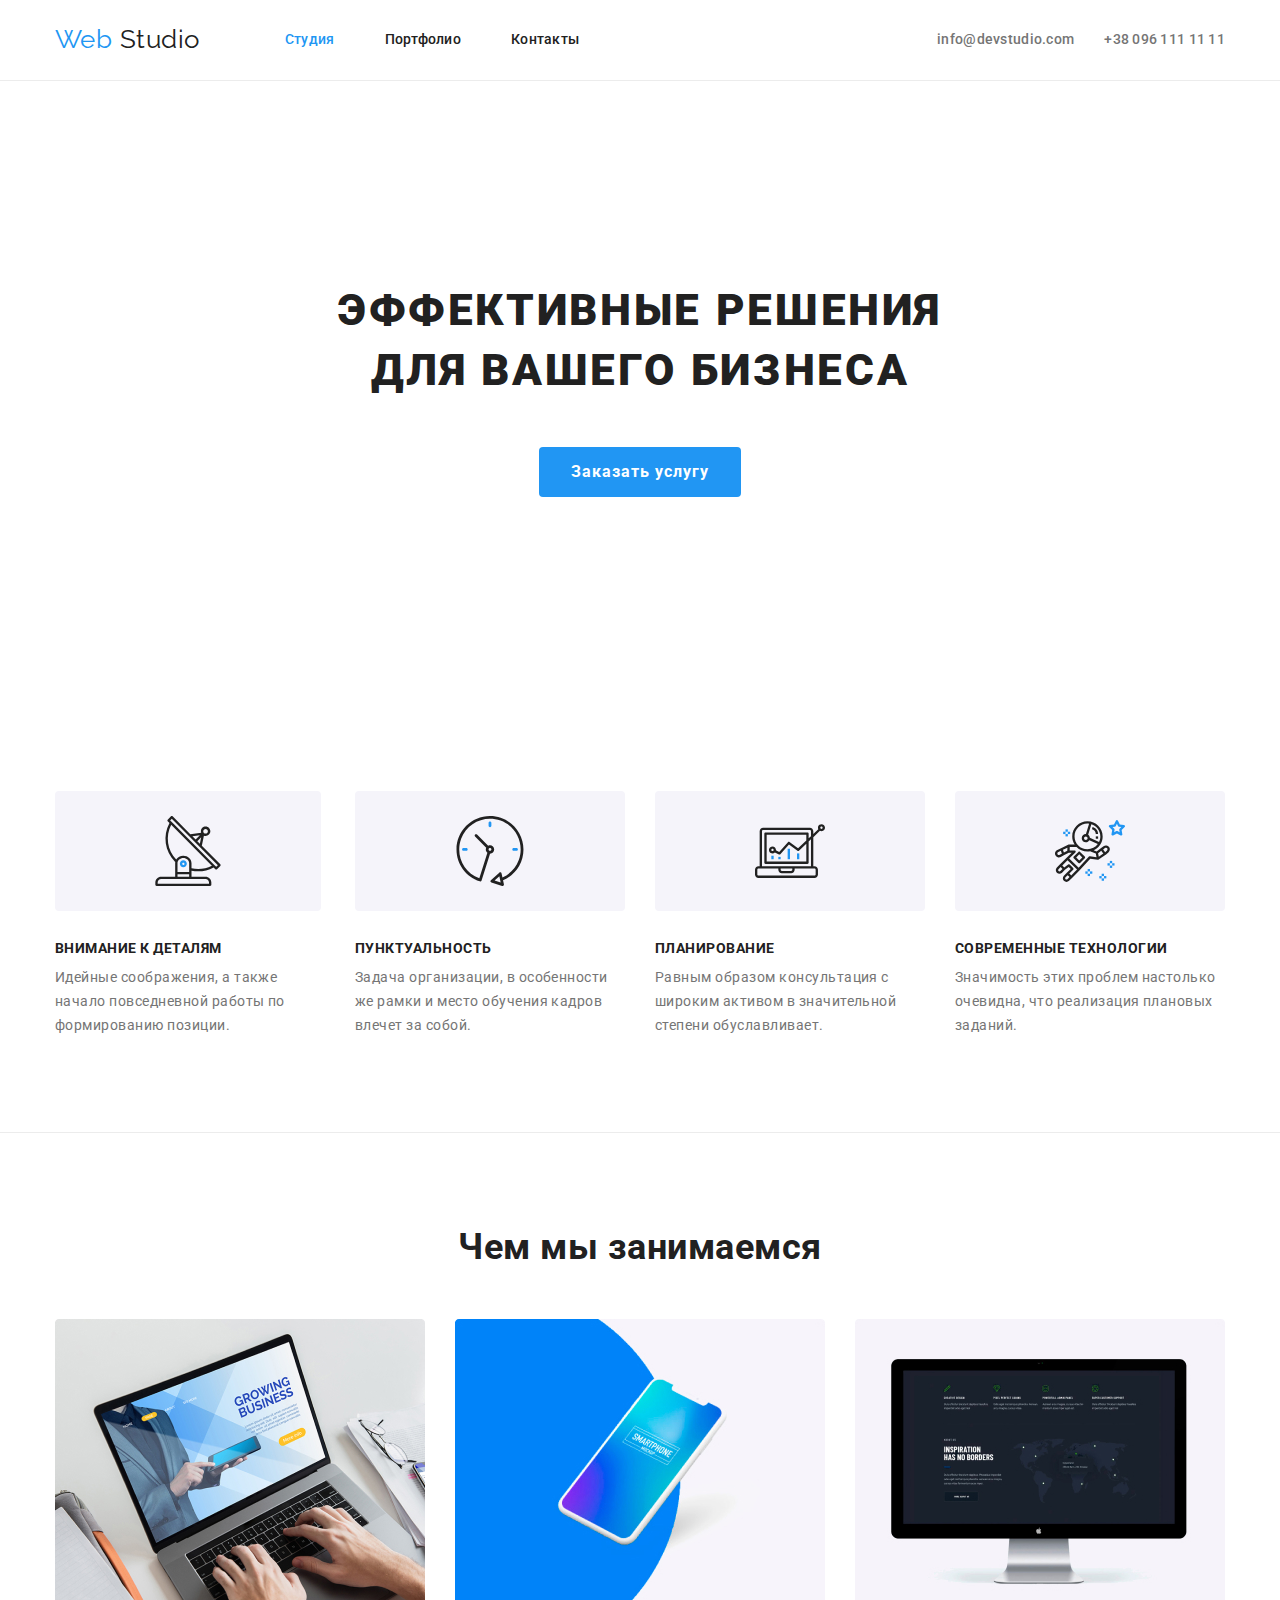
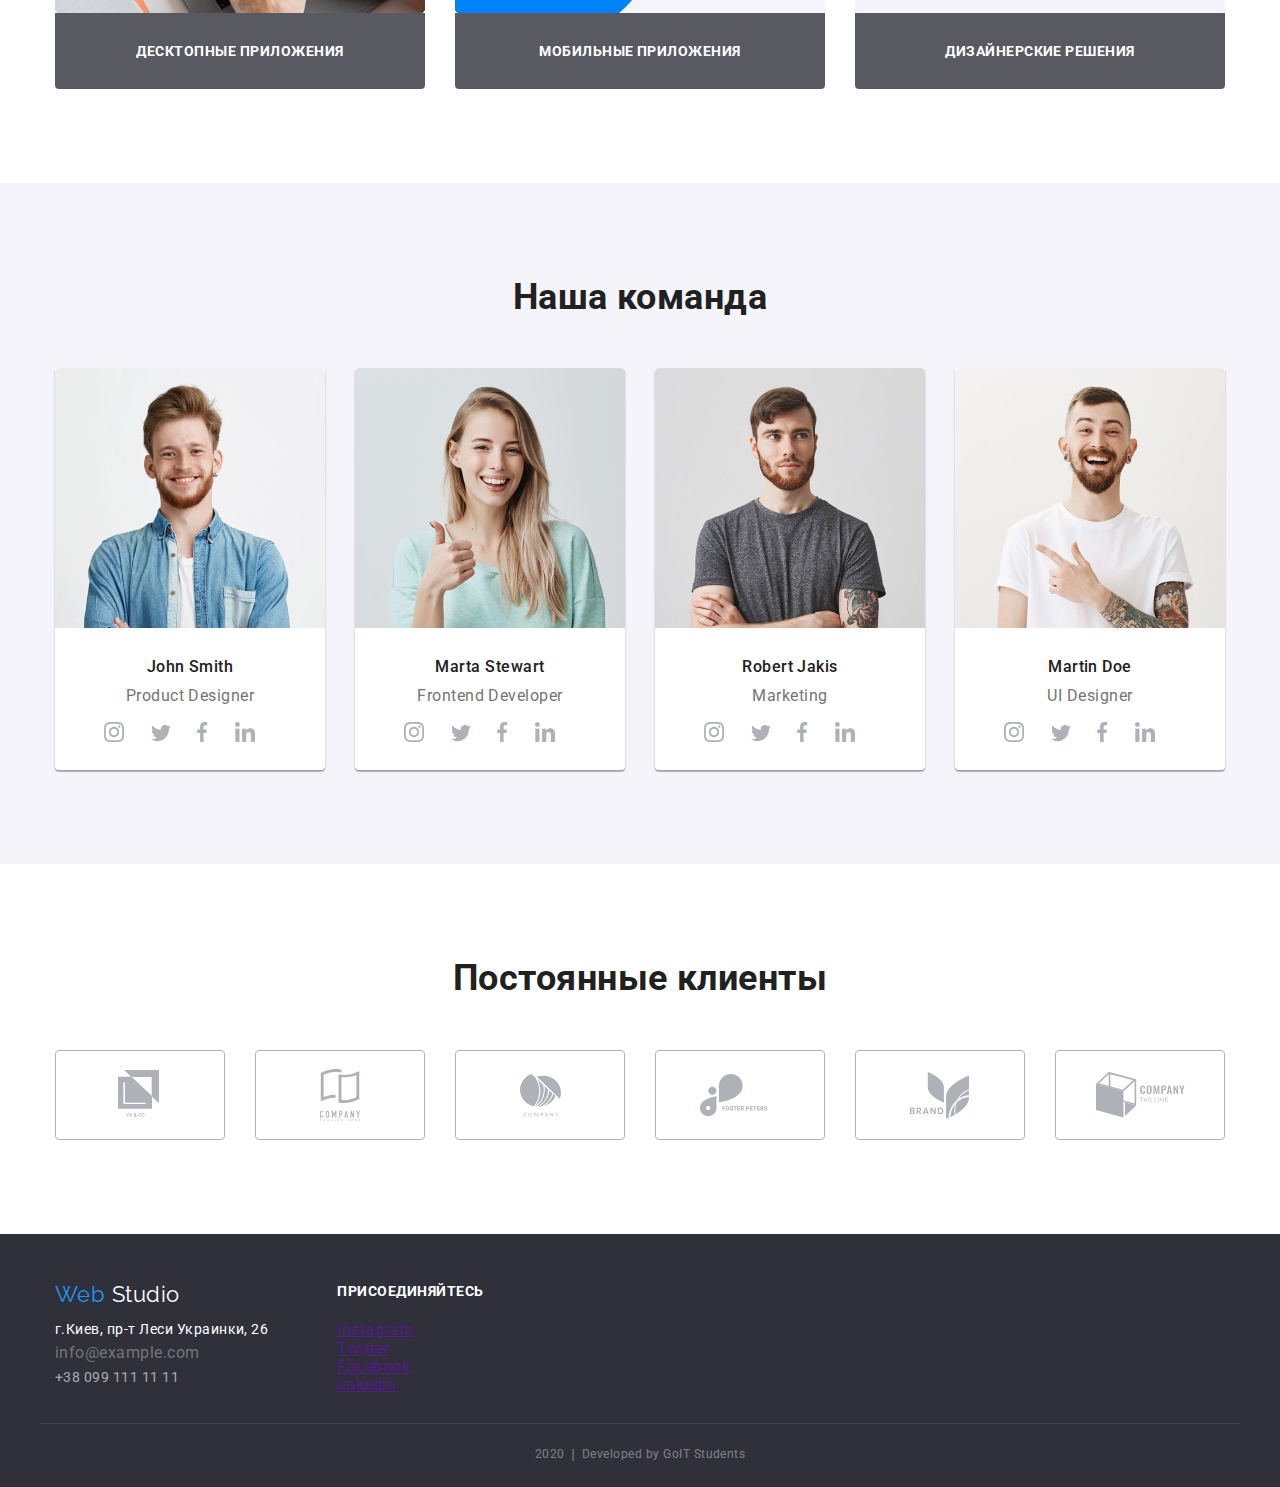
<file: index.html>
<!DOCTYPE html>
<html lang="ru">
  <head>
    <meta charset="UTF-8" />
    <meta name="viewport" content="width=device-width, initial-scale=1.0" />
    <title>Document</title>
    <link
      href="https://fonts.googleapis.com/css2?family=Raleway:wght@700&family=Roboto:wght@400;500;700;900&display=swap"
      rel="stylesheet"
    />
    <link
      rel="stylesheet"
      href="https://cdnjs.cloudflare.com/ajax/libs/modern-normalize/0.6.0/modern-normalize.min.css"
    />
    <link rel="stylesheet" href="./css/styles.css" />
  </head>
  <body>
    <!-- Шапка сайта -->
    <header>
      <nav class="nav border">
        <div class="container main-nav">
          <a href="./index.html" class="logo"
            ><span class="accent">Web</span> Studio</a
          >
          <ul class="site-nav list">
            <li class="item">
              <a href="./index.html" class="link current">Студия</a>
            </li>
            <li class="item">
              <a href="./portfolio.html" class="link">Портфолио</a>
            </li>
            <li class="item"><a href="" class="link">Контакты</a></li>
          </ul>
          <ul class="auth-nav list">
            <li class="item"><a href="" class="link">info@devstudio.com</a></li>
            <li class="item"><a href="" class="link">+38 096 111 11 11</a></li>
          </ul>
        </div>
      </nav>
    </header>
    <main>
      <!-- Герой-->

      <section class="hero">
        <h1 class="hero-title">
          Эффективные решения <br />
          для вашего бизнеса
        </h1>
        <a href="" class="button">Заказать услугу</a>
      </section>

      <!-- Наши преимущества -->
      <section class="section">
        <div class="container">
          <h2 class="section-title visually-hidden">Наши преимущества</h2>
          <ul class="feature-list list">
            <li class="item">
              <img
                class="feature-list photo"
                src="./imeges/antenna.svg"
                alt="Внимание к деталям"
              />
              <h3 class="title">Внимание к деталям</h3>
              <p class="text">
                Идейные соображения, а также начало повседневной работы по
                формированию позиции.
              </p>
            </li>
            <li class="item">
              <img
                class="feature-list photo"
                src="./imeges/clock.svg"
                alt="Пунктуальность"
              />
              <h3 class="title">Пунктуальность</h3>
              <p class="text">
                Задача организации, в особенности же рамки и место обучения
                кадров влечет за собой.
              </p>
            </li>
            <li class="item">
              <img
                class="feature-list photo"
                src="./imeges/computer.svg"
                alt="Планирование"
              />
              <h3 class="title">Планирование</h3>
              <p class="text">
                Равным образом консультация с широким активом в значительной
                степени обуславливает.
              </p>
            </li>
            <li class="item">
              <img
                class="feature-list photo"
                src="./imeges/technologies.svg"
                alt="Современные технологии"
              />
              <h3 class="title">Современные технологии</h3>
              <p class="text">
                Значимость этих проблем настолько очевидна, что реализация
                плановых заданий.
              </p>
            </li>
          </ul>
        </div>
      </section>
      <!-- Специлизация -->
      <section class="section border">
        <div class="container">
          <h2 class="section-title">Чем мы занимаемся</h2>
          <ul class="specialization-list list">
            <li class="item">
              <img
                src="./imeges/img_1.jpg"
                alt="Десктопные приложения"
                width="370"
              />
              <div class="content">
                <h3 class="title">
                  <a href="" class="link">Десктопные приложения</a>
                </h3>
              </div>
            </li>
            <li class="item">
              <img
                src="./imeges/box.jpg"
                alt="Мобильные приложения"
                width="370"
              />
              <div class="content">
                <h3 class="title">
                  <a href="" class="link">Мобильные приложения</a>
                </h3>
              </div>
            </li>
            <li class="item">
              <img
                src="./imeges/img.jpg"
                alt="Дизайнерские решения"
                width="370"
              />
              <div class="content">
                <h3 class="title">
                  <a href="" class="link">Дизайнерские решения</a>
                </h3>
              </div>
            </li>
          </ul>
        </div>
      </section>
      <!-- Наша команда -->
      <section class="section team">
        <div class="container">
          <h2 class="section-title">Наша команда</h2>
          <ul class="team-list list">
            <li class="item">
              <img
                class="team-list photo"
                src="./imeges/john_smith.jpg"
                alt="Дизайнер продуктов"
                width="270"
              />
              <h3 class="title">John Smith</h3>
              <p class="text">Product Designer</p>
              <ul class="team-icon list">
                <li class="icon">
                  <a href=""
                    ><img src="./imeges/instagram.svg" alt="Инстаграм"
                  /></a>
                </li>
                <li class="icon">
                  <a href=""
                    ><img src="./imeges/twitter.svg" alt="Твиттер"
                  /></a>
                </li>
                <li class="icon">
                  <a href=""
                    ><img src="./imeges/facebook.svg" alt="Фейсбук"
                  /></a>
                </li>
                <li class="icon">
                  <a href=""
                    ><img src="./imeges/linkedin.svg" alt="Линкедин"
                  /></a>
                </li>
              </ul>
            </li>
            <li class="item">
              <img
                class="team-list photo"
                src="./imeges/marta_stewart.jpg"
                alt="Фронтенд Разработчик"
                width="270"
              />
              <h3 class="title">Marta Stewart</h3>
              <p class="text">Frontend Developer</p>
              <ul class="team-icon list">
                <li class="icon">
                  <a href=""
                    ><img src="./imeges/instagram.svg" alt="Инстаграм"
                  /></a>
                </li>
                <li class="icon">
                  <a href=""
                    ><img src="./imeges/twitter.svg" alt="Твиттер"
                  /></a>
                </li>
                <li class="icon">
                  <a href=""
                    ><img src="./imeges/facebook.svg" alt="Фейсбук"
                  /></a>
                </li>
                <li class="icon">
                  <a href=""
                    ><img src="./imeges/linkedin.svg" alt="Линкедин"
                  /></a>
                </li>
              </ul>
            </li>
            <li class="item">
              <img
                class="team-list photo"
                src="./imeges/robert_jakis.jpg"
                alt="Маркетинг"
                width="270"
              />
              <h3 class="title">Robert Jakis</h3>
              <p class="text">Marketing</p>
              <ul class="team-icon list">
                <li class="icon">
                  <a href=""
                    ><img src="./imeges/instagram.svg" alt="Инстаграм"
                  /></a>
                </li>
                <li class="icon">
                  <a href=""
                    ><img src="./imeges/twitter.svg" alt="Твиттер"
                  /></a>
                </li>
                <li class="icon">
                  <a href=""
                    ><img src="./imeges/facebook.svg" alt="Фейсбук"
                  /></a>
                </li>
                <li class="icon">
                  <a href=""
                    ><img src="./imeges/linkedin.svg" alt="Линкедин"
                  /></a>
                </li>
              </ul>
            </li>
            <li class="item">
              <img
                class="team-list photo"
                src="./imeges/martin_doe.jpg"
                alt="Дизайнер"
                width="270"
              />
              <h3 class="title">Martin Doe</h3>
              <p class="text">UI Designer</p>
              <ul class="team-icon list">
                <li class="icon">
                  <a href=""
                    ><img src="./imeges/instagram.svg" alt="Инстаграм"
                  /></a>
                </li>
                <li class="icon">
                  <a href=""
                    ><img src="./imeges/twitter.svg" alt="Твиттер"
                  /></a>
                </li>
                <li class="icon">
                  <a href=""
                    ><img src="./imeges/facebook.svg" alt="Фейсбук"
                  /></a>
                </li>
                <li class="icon">
                  <a href=""
                    ><img src="./imeges/linkedin.svg" alt="Линкедин"
                  /></a>
                </li>
              </ul>
            </li>
          </ul>
        </div>
      </section>
      <!-- Постоянные клиенты -->
      <section class="section">
        <div class="container">
          <h2 class="section-title">Постоянные клиенты</h2>
          <ul class="customers-list list">
            <li class="item">
              <a href=""
                ><img src="./imeges/client_1.svg" alt="" width="170"
              /></a>
            </li>
            <li class="item">
              <a href=""
                ><img src="./imeges/client_2.svg" alt="" width="170"
              /></a>
            </li>
            <li class="item">
              <a href=""
                ><img src="./imeges/client_3.svg" alt="" width="170"
              /></a>
            </li>
            <li class="item">
              <a href=""
                ><img src="./imeges/client_4.svg" alt="" width="170"
              /></a>
            </li>
            <li class="item">
              <a href=""
                ><img src="./imeges/client_5.svg" alt="" width="170"
              /></a>
            </li>
            <li class="item">
              <a href=""
                ><img src="./imeges/client_6.svg" alt="" width="170"
              /></a>
            </li>
          </ul>
        </div>
      </section>
    </main>
    <!-- Футер -->
    <footer>
      <div class="page-footer">
        <div>
          <ul class="adress-list list">
            <li>
              <a href="./index.html" class="logo">
                <span class="accent">Web</span> Studio</a
              >
            </li>
            <li class="title">г.Киев, пр-т Леси Украинки, 26</li>
            <li>
              <a href="mailto:info@example.com" class="link"></a>
                info@example.com</a
              >
            </li>
            <li>
              <a href="tel:+380991111111" class="link"> +38 099 111 11 11</a>
            </li>
          </ul>
        </div>
        <div>
          <b class="footer-text">Присоединяйтесь</b>
          <ul class="list">
            <li><a href="" aria-label="Ссылка на instagram">Instagram</a></li>
            <li><a href="" aria-label="Ссылка на Twitter">Twitter</a></li>
            <li><a href="" aria-label="Ссылка на Facebook">Facebook</a></li>
            <li><a href="" aria-label="Ссылка на linkedin">linkedin</a></li>
          </ul>
        </div>
      </div>
      <p class="footer-date container">
        2020 &#10072; Developed by GoIT Students
      </p>
    </footer>
  </body>
</html>
</file>
<file: css/styles.css>
/* Цвет основного текста #757575 */
/* Вторичный цвет #212121 */
/* Белый #FFFFFF */
/* Акцент #2196F3 */
/* Цвет футер rgba(255, 255, 255, 0.6) */
/* Цвет футер 2020 rgba(255, 255, 255, 0.4) */
/* Вторичный цвет фона #F5F4FA */

:root {
  --primary-text-color: #757575;
  --title-text-color: #212121;
  --white-color: #ffffff;
  --accent-color: #2196f3;
}

html {
  box-sizing: border-box;
}
*,
*::before,
*::after {
  box-sizing: inherit;
}

body {
  background-color: var(--white-color);
  color: var(--primary-text-color);
  font-family: Roboto, sans-serif;
  letter-spacing: 0.03em;
}

img {
  display: block;
  max-width: 100%;
  height: auto;
}

.container {
  width: 1200px;
  padding-left: 15px;
  padding-right: 15px;
  margin-left: auto;
  margin-right: auto;
}

.list {
  padding: 0;
  margin: 0;
  list-style: none;
}

/* Logo */
.logo {
  color: var(--title-text-color);

  font-family: Raleway, sans-serif;
  font-size: 26px;
  line-height: 1.2;
  text-decoration: none;
}
.accent {
  color: var(--accent-color);
}
/* Main nav */
.main-nav {
  display: flex;
  align-items: center;
}

/* Site-nav */
.site-nav {
  display: flex;
  margin-left: 85px;
}
.site-nav .item + .item {
  margin-left: 50px;
}

.site-nav .link {
  display: block;
  padding-top: 32px;
  padding-bottom: 32px;

  color: var(--title-text-color);

  letter-spacing: 0.02em;
  font-weight: 500;
  font-size: 14px;
  line-height: 1.14;
  text-decoration: none;
}
.site-nav .link:hover,
.site-nav .link:focus {
  color: var(--accent-color);
}
.site-nav .link.current {
  color: var(--accent-color);
}

/* Auth-nav */
.auth-nav {
  display: flex;
  margin-left: auto;
}
.auth-nav .item + .item {
  margin-left: 30px;
}
.auth-nav .link {
  display: block;
  padding-top: 32px;
  padding-bottom: 32px;

  color: var(--primary-text-color);

  letter-spacing: 0.02em;
  font-weight: 500;
  font-size: 14px;
  line-height: 1.14;
  text-decoration: none;
}
.auth-nav .link:hover,
.auth-nav .link:focus {
  color: var(--accent-color);
}
.nav.border {
  border-bottom: 1px solid #ececec;
}

/* Hero */
.hero {
  text-align: center;

  padding-top: 200px;
  padding-bottom: 200px;
}

.hero-title {
  margin-top: 0;
  margin-bottom: 46px;

  color: var(--title-text-color);

  font-weight: 900;
  font-size: 44px;
  line-height: 1.36;
  letter-spacing: 0.06em;
  text-transform: uppercase;
}
.button {
  display: inline-block;
  border-radius: 4px;
  padding: 10px 32px;

  background-color: var(--accent-color);
  color: var(--white-color);

  font-family: inherit;
  font-weight: 700;
  font-size: 16px;
  line-height: 1.87;
  align-items: center;
  text-align: center;
  letter-spacing: 0.06em;
  text-decoration: none;
}

/* Section */
.section {
  padding-top: 94px;
  padding-bottom: 94px;
}
.section-title {
  margin-top: 0;
  margin-bottom: 50px;
  color: var(--title-text-color);

  font-weight: 700;
  font-size: 36px;
  line-height: 1.16;
  text-align: center;
}

/* Feature */
.visually-hidden {
  position: absolute;
  width: 1px;
  height: 1px;
  margin: -1px;
  border: 0;
  padding: 0;
  clip: rect(0 0 0 0);
  overflow: hidden;
}
.feature-list .photo {
  margin-bottom: 30px;
  padding-left: 100px;
  padding-right: 100px;
  padding-top: 25px;
  padding-bottom: 25px;
  border-radius: 4px;

  background: #f5f4fa;
}
.feature-list .title {
  margin: 0;
  margin-bottom: 10px;
  color: var(--title-text-color);

  font-weight: 700;
  font-size: 14px;
  line-height: 1.14;
  text-transform: uppercase;
}
.feature-list .text {
  margin: 0;

  font-weight: 400;
  font-size: 14px;
  line-height: 1.71;
}
.feature-list {
  display: flex;
  flex-wrap: nowrap;
}
.feature-list .item {
  width: 270px;
  margin-right: 30px;
  margin-bottom: 0;
}
.feature-list .item:nth-child(4n) {
  margin-right: 0;
}
/* Specialization */
.section.border {
  border-top: 1px solid #ececec;
}
.specialization-list .link {
  color: var(--white-color);

  font-weight: 700;
  font-size: 14px;
  line-height: 1.14;
  text-align: center;
  text-transform: uppercase;
  text-decoration: none;
}
.specialization-list .link:hover,
.specialization-list .link:focus {
  color: var(--accent-color);
}
.specialization-list .title {
  margin: 0;
  padding: 27px;
  text-align: center;

  color: var(--title-text-color);

  background: rgba(47, 48, 58, 0.8);
  border-radius: 0px 0px 4px 4px;
}
.specialization-list {
  display: flex;
  flex-wrap: nowrap;
}
.specialization-list .item {
  width: 370px;
  margin-right: 30px;
  margin-bottom: 0;
}
.specialization-list .item:nth-child(3n) {
  margin-right: 0;
}
/* Team */
.section.team {
  background-color: #f5f4fa;
}
.team-list .photo {
  margin-bottom: 30px;
}
.team-list .title {
  margin-top: 0;
  margin-bottom: 10px;
  color: var(--title-text-color);

  font-weight: 500;
  font-size: 16px;
  line-height: 1.18;
  text-align: center;
}
.team-list .text {
  margin-top: 0;
  margin-bottom: 16px;

  font-weight: 400;
  font-size: 16px;
  line-height: 1.18;
  text-align: center;
}
.team-list {
  display: flex;
  flex-wrap: nowrap;
  text-align: center;
}

.team-list .item {
  width: 270px;
  margin-right: 30px;
  margin-bottom: 0;

  background: #ffffff;
  box-shadow: 0px 2px 1px rgba(0, 0, 0, 0.2), 0px 1px 1px rgba(0, 0, 0, 0.14),
    0px 1px 3px rgba(0, 0, 0, 0.12);
  border-radius: 4px;
}
.team-list .item:nth-child(4n) {
  margin-right: 0;
}
.team-icon {
  margin-left: 32px;
  margin-right: 31px;
}
.team-list .icon {
  display: inline-block;
  margin-right: 22px;
  margin-bottom: 24px;
}
/* customers */
.customers-list {
  display: flex;
  flex-wrap: nowrap;
}
.customers-list .item {
  width: 170px;
  margin-right: 30px;
  margin-bottom: 0;
}
.customers-list .item:nth-child(6n) {
  margin-right: 0;
}

/* footer-adress */
footer {
  background-color: #2f303a;
}
.adress-list {
  margin-right: 69px;
}
.adress-list .logo {
  color: #ffffff;

  font-family: Raleway, sans-serif;
  font-size: 22px;
  line-height: 1.18;

  display: inline-block;
  margin-bottom: 10px;
}
.adress-list .title {
  color: var(--white-color);

  font-weight: 400;
  font-size: 14px;
  line-height: 1.71;
}
.adress-list .link {
  color: rgba(255, 255, 255, 0.6);

  font-weight: 400;
  font-size: 14px;
  line-height: 1.71;
  text-decoration: none;
}
.adress-list .link:hover,
.adress-list .link:focus {
  color: var(--accent-color);
}
/* footer-text */
.footer-text {
  color: var(--white-color);

  font-weight: 700;
  font-size: 14px;
  line-height: 1.14;
  text-transform: uppercase;

  display: inline-block;
  margin-bottom: 21px;
}
/* footer-date */
.footer-date {
  padding-top: 18px;
  padding-bottom: 21px;
  margin: 0 auto;

  color: rgba(255, 255, 255, 0.4);

  font-weight: 400;
  font-size: 12px;
  line-height: 2;
  text-align: center;

  border-top: 1px solid rgba(255, 255, 255, 0.1);
}
.page-footer {
  display: flex;
  flex-wrap: nowrap;
  padding-top: 48px;
  padding-bottom: 28px;
  padding-left: 15px;
  padding-right: 15px;
  width: 1200px;
  margin: 0 auto;
}
/* Портфолио */

/* Фильтр */
.filter-list .link {
  display: inline-block;
  border-radius: 4px;
  padding: 6px 22px;
  min-width: 73px;

  background-color: #f5f4fa;
  color: var(--title-text-color);
  border-color: transparent;

  font-family: inherit;
  font-weight: 500;
  font-size: 16px;
  line-height: 1.63;
  text-align: center;
}
.filter-list .link:hover,
.filter-list .link:focus {
  background-color: var(--accent-color);
  color: var(--white-color);
}
.filter-list {
  display: flex;
  flex-wrap: nowrap;
  justify-content: center;
  margin-bottom: 50px;
}
.filter-list .item {
  align-items: center;
  margin-right: 8px;
}
/* Портфолио */
.portfolio-list {
  display: flex;
  flex-wrap: wrap;
}
.portfolio-list .photo {
}
.portfolio-list .title {
  color: var(--title-text-color);

  font-weight: 700;
  font-size: 18px;
  line-height: 2;
  letter-spacing: 0.06em;

  margin: 0;
  margin-bottom: 4px;
}
.portfolio-list .subtitle {
  margin: 0;

  color: var(--primary-text-color);

  font-weight: 400;
  font-size: 16px;
  line-height: 1.87;
}
.portfolio-list .link {
  text-decoration: none;
}
.portfolio-list .text {
  color: var(--accent-color);

  font-weight: 400;
  font-size: 18px;
  line-height: 1.56;
  display: none;
}
.portfolio-list .item {
  width: 370px;
  margin-right: 30px;
  margin-bottom: 30px;
}
.portfolio-list .content {
  margin: 0;

  padding-left: 24px;
  padding-right: 24px;
  padding-top: 20px;
  padding-bottom: 20px;

  background: #ffffff;

  border: 1px solid #eeeeee;
  border-top-width: 0;
  box-sizing: border-box;
  border-bottom-right-radius: 5px;
  border-bottom-left-radius: 5px;
}
.portfolio-list .item:nth-child(3n) {
  margin-right: 0;
}
.portfolio-list .item:nth-last-child(-n + 3) {
  margin-bottom: 0;
}
</file>
